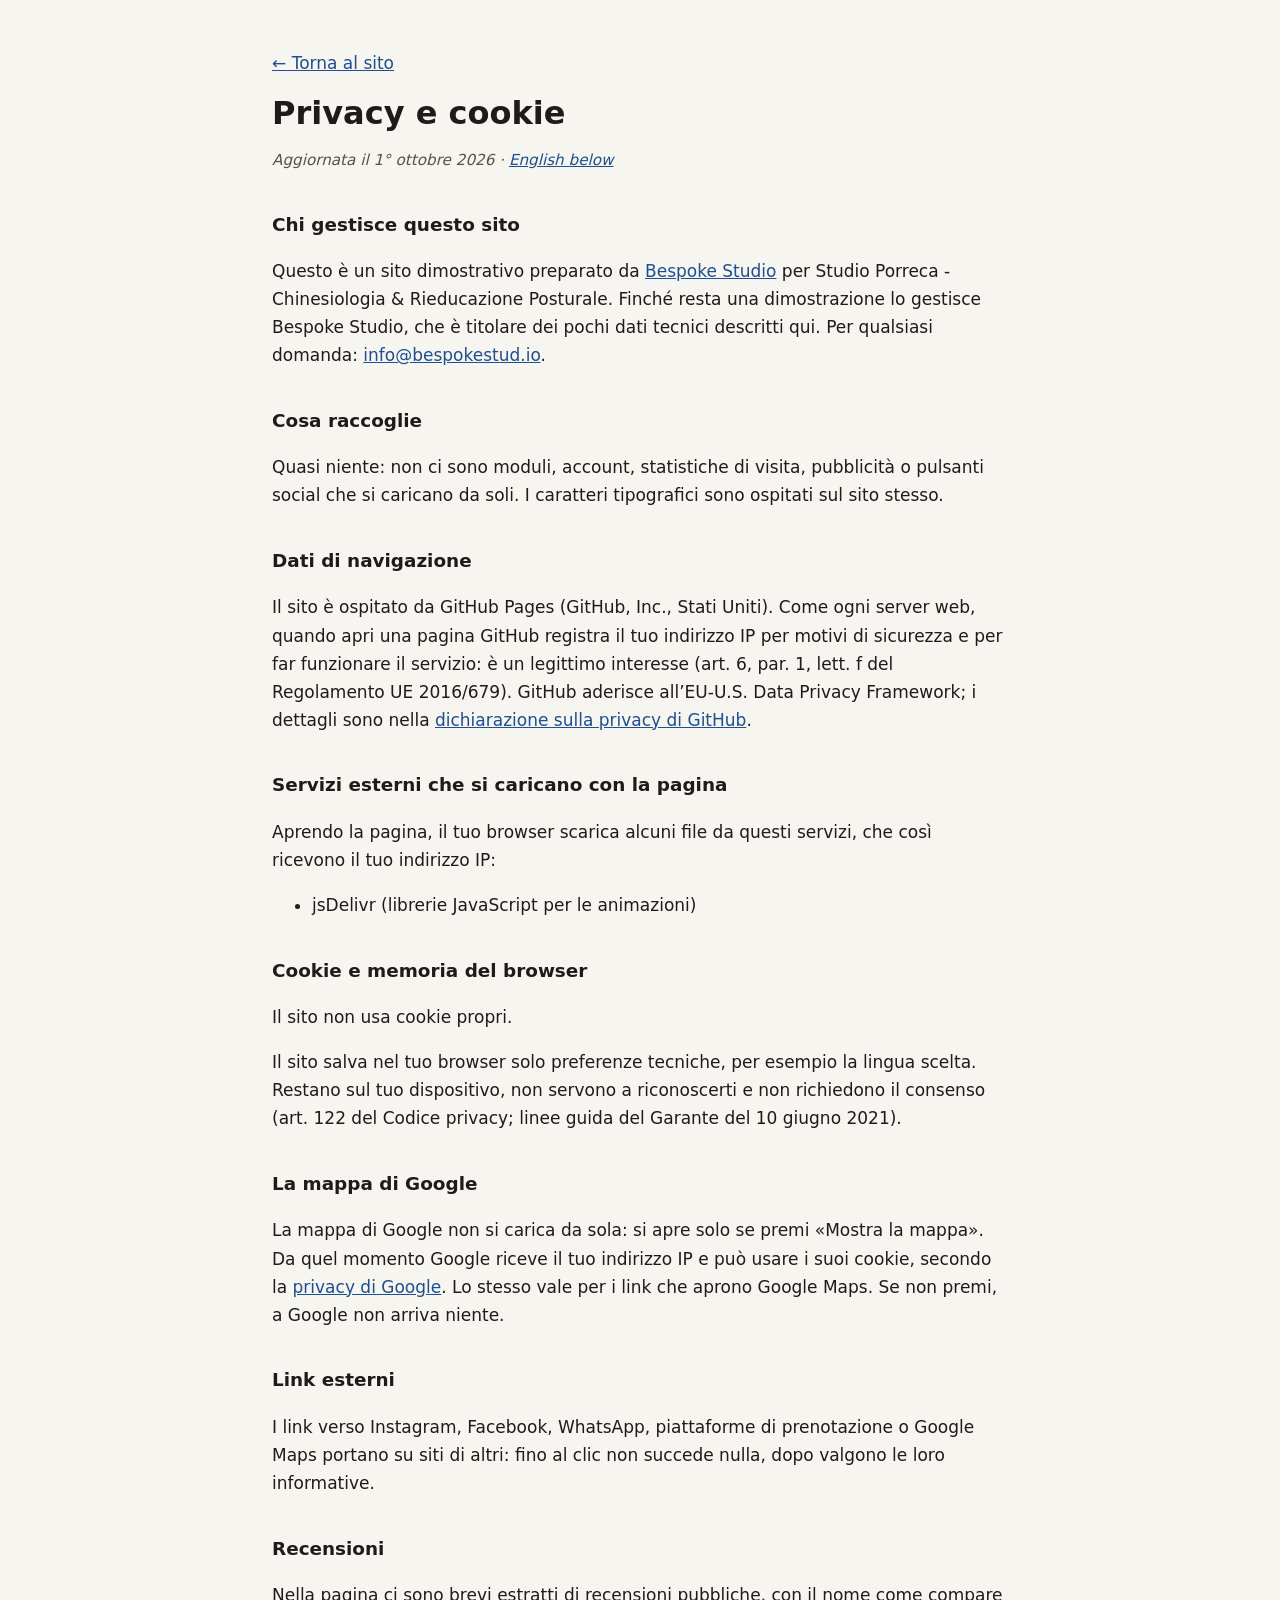
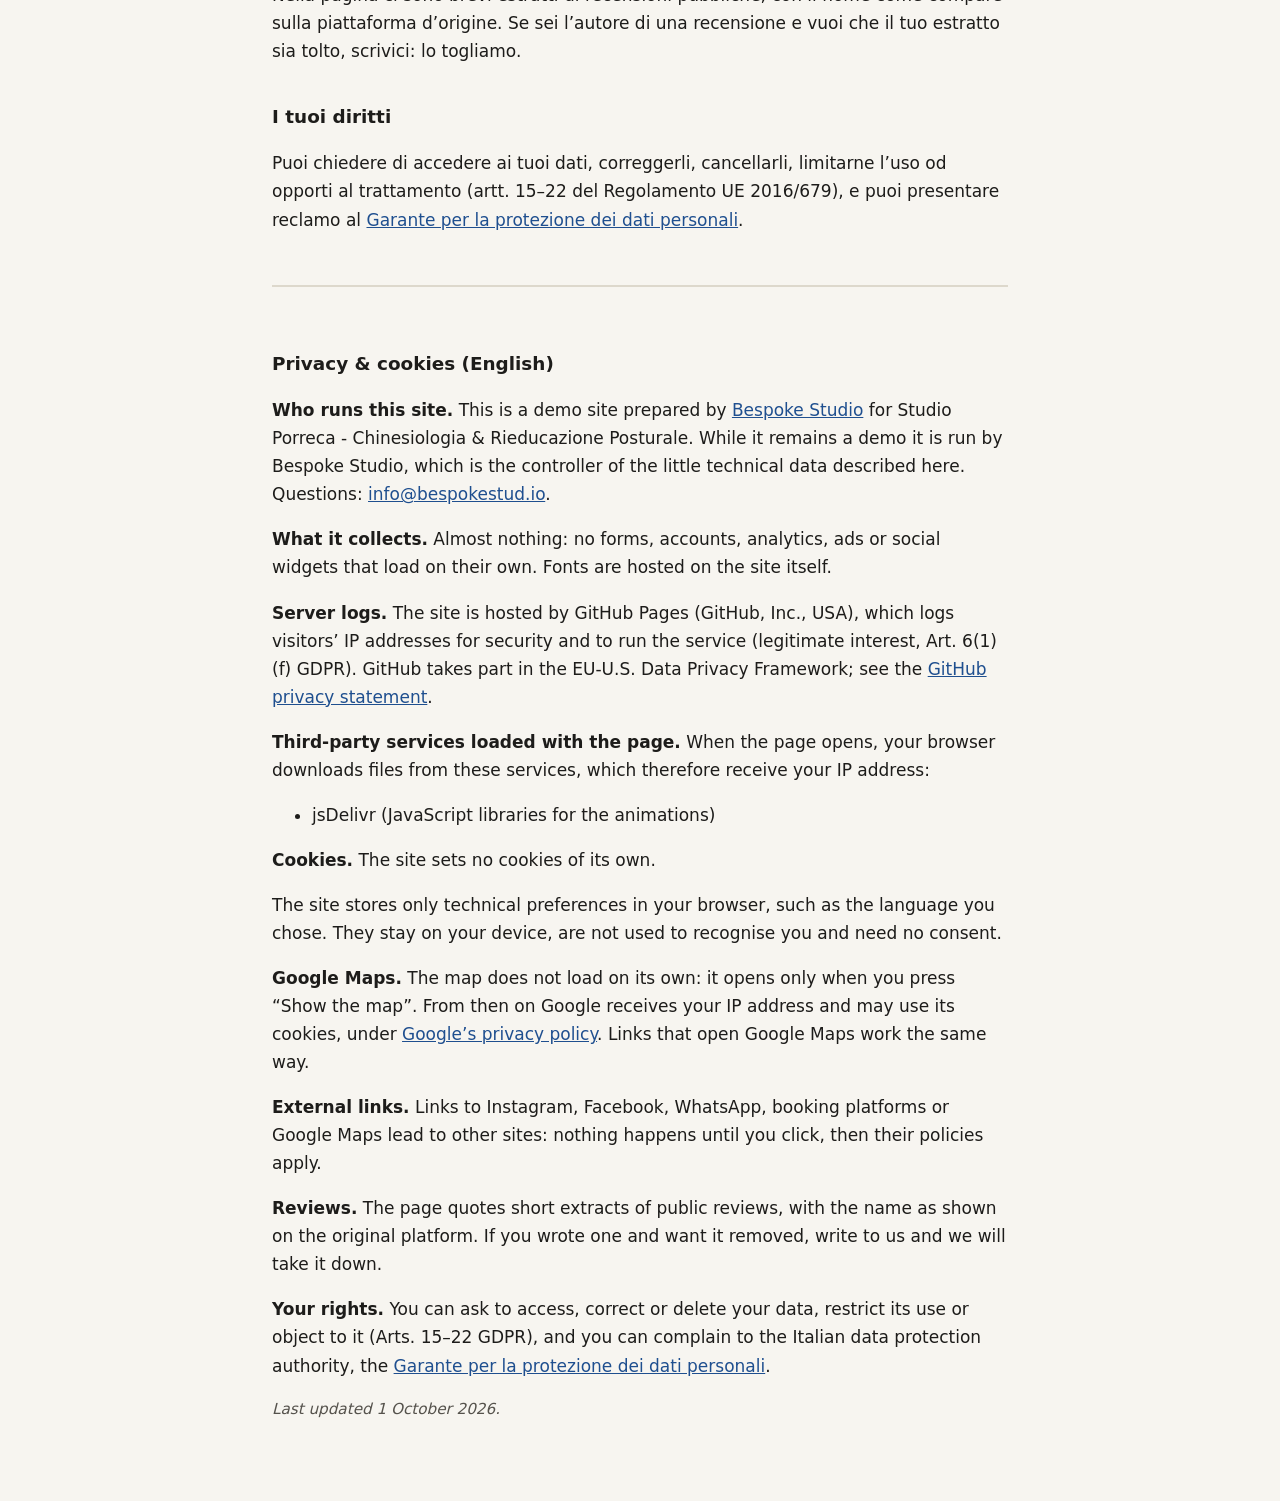
<file: privacy.html>
<!DOCTYPE html>
<html lang="it">
<head>
  <meta charset="UTF-8">
  <meta name="viewport" content="width=device-width, initial-scale=1.0">
  <meta name="robots" content="noindex">
  <title>Privacy e cookie · Studio Porreca - Chinesiologia &amp; Rieducazione Posturale</title>
  <meta name="description" content="Informativa privacy e cookie del sito Studio Porreca - Chinesiologia &amp; Rieducazione Posturale.">
  <style>
    body { margin: 0; background: #f7f5f0; color: #1d1c1a; font: 17px/1.65 system-ui, -apple-system, "Segoe UI", Roboto, sans-serif; }
    main { max-width: 46rem; margin: 0 auto; padding: 32px 20px 64px; }
    h1 { font-size: 2rem; line-height: 1.2; margin: 0.4em 0 0.2em; }
    h2 { font-size: 1.15rem; margin: 2em 0 0.4em; }
    a { color: #1f4f8f; }
    .data { color: #55524c; font-style: italic; font-size: 0.95rem; }
    .en { margin-top: 3em; padding-top: 1.5em; border-top: 2px solid #ddd8cc; }
    code { font-size: 0.9em; background: #ebe7dc; padding: 0 4px; border-radius: 3px; }
  </style>
</head>
<body>
<main>
  <p><a href="index.html">← Torna al sito</a></p>
  <h1>Privacy e cookie</h1>
  <p class="data">Aggiornata il 1° ottobre 2026 · <a href="#english" lang="en">English below</a></p>
  <h2>Chi gestisce questo sito</h2>
  <p>Questo è un sito dimostrativo preparato da <a href="https://bespokestud.io" rel="noopener">Bespoke Studio</a> per Studio Porreca - Chinesiologia &amp; Rieducazione Posturale. Finché resta una dimostrazione lo gestisce Bespoke Studio, che è titolare dei pochi dati tecnici descritti qui. Per qualsiasi domanda: <a href="mailto:info@bespokestud.io">info@bespokestud.io</a>.</p>
  <h2>Cosa raccoglie</h2>
  <p>Quasi niente: non ci sono moduli, account, statistiche di visita, pubblicità o pulsanti social che si caricano da soli. I caratteri tipografici sono ospitati sul sito stesso.</p>
  <h2>Dati di navigazione</h2>
  <p>Il sito è ospitato da GitHub Pages (GitHub, Inc., Stati Uniti). Come ogni server web, quando apri una pagina GitHub registra il tuo indirizzo IP per motivi di sicurezza e per far funzionare il servizio: è un legittimo interesse (art. 6, par. 1, lett. f del Regolamento UE 2016/679). GitHub aderisce all’EU-U.S. Data Privacy Framework; i dettagli sono nella <a href="https://docs.github.com/site-policy/privacy-policies/github-general-privacy-statement" rel="noopener">dichiarazione sulla privacy di GitHub</a>.</p>
  <h2>Servizi esterni che si caricano con la pagina</h2>
  <p>Aprendo la pagina, il tuo browser scarica alcuni file da questi servizi, che così ricevono il tuo indirizzo IP:</p>
  <ul><li>jsDelivr (librerie JavaScript per le animazioni)</li></ul>
  <h2>Cookie e memoria del browser</h2>
  <p>Il sito non usa cookie propri.</p>
  <p>Il sito salva nel tuo browser solo preferenze tecniche, per esempio la lingua scelta. Restano sul tuo dispositivo, non servono a riconoscerti e non richiedono il consenso (art. 122 del Codice privacy; linee guida del Garante del 10 giugno 2021).</p>
  <h2>La mappa di Google</h2>
  <p>La mappa di Google non si carica da sola: si apre solo se premi «Mostra la mappa». Da quel momento Google riceve il tuo indirizzo IP e può usare i suoi cookie, secondo la <a href="https://policies.google.com/privacy?hl=it" rel="noopener">privacy di Google</a>. Lo stesso vale per i link che aprono Google Maps. Se non premi, a Google non arriva niente.</p>
  <h2>Link esterni</h2>
  <p>I link verso Instagram, Facebook, WhatsApp, piattaforme di prenotazione o Google Maps portano su siti di altri: fino al clic non succede nulla, dopo valgono le loro informative.</p>
  <h2>Recensioni</h2>
  <p>Nella pagina ci sono brevi estratti di recensioni pubbliche, con il nome come compare sulla piattaforma d’origine. Se sei l’autore di una recensione e vuoi che il tuo estratto sia tolto, scrivici: lo togliamo.</p>
  <h2>I tuoi diritti</h2>
  <p>Puoi chiedere di accedere ai tuoi dati, correggerli, cancellarli, limitarne l’uso od opporti al trattamento (artt. 15–22 del Regolamento UE 2016/679), e puoi presentare reclamo al <a href="https://www.garanteprivacy.it" rel="noopener">Garante per la protezione dei dati personali</a>.</p>
  <div class="en" id="english" lang="en">
    <h2>Privacy &amp; cookies (English)</h2>
    <p><strong>Who runs this site.</strong> This is a demo site prepared by <a href="https://bespokestud.io" rel="noopener">Bespoke Studio</a> for Studio Porreca - Chinesiologia &amp; Rieducazione Posturale. While it remains a demo it is run by Bespoke Studio, which is the controller of the little technical data described here. Questions: <a href="mailto:info@bespokestud.io">info@bespokestud.io</a>.</p>
    <p><strong>What it collects.</strong> Almost nothing: no forms, accounts, analytics, ads or social widgets that load on their own. Fonts are hosted on the site itself.</p>
    <p><strong>Server logs.</strong> The site is hosted by GitHub Pages (GitHub, Inc., USA), which logs visitors’ IP addresses for security and to run the service (legitimate interest, Art. 6(1)(f) GDPR). GitHub takes part in the EU-U.S. Data Privacy Framework; see the <a href="https://docs.github.com/site-policy/privacy-policies/github-general-privacy-statement" rel="noopener">GitHub privacy statement</a>.</p>
    <p><strong>Third-party services loaded with the page.</strong> When the page opens, your browser downloads files from these services, which therefore receive your IP address:</p><ul><li>jsDelivr (JavaScript libraries for the animations)</li></ul>
    <p><strong>Cookies.</strong> The site sets no cookies of its own.</p>
    <p>The site stores only technical preferences in your browser, such as the language you chose. They stay on your device, are not used to recognise you and need no consent.</p>
    <p><strong>Google Maps.</strong> The map does not load on its own: it opens only when you press “Show the map”. From then on Google receives your IP address and may use its cookies, under <a href="https://policies.google.com/privacy?hl=en" rel="noopener">Google’s privacy policy</a>. Links that open Google Maps work the same way.</p>
    <p><strong>External links.</strong> Links to Instagram, Facebook, WhatsApp, booking platforms or Google Maps lead to other sites: nothing happens until you click, then their policies apply.</p>
    <p><strong>Reviews.</strong> The page quotes short extracts of public reviews, with the name as shown on the original platform. If you wrote one and want it removed, write to us and we will take it down.</p>
    <p><strong>Your rights.</strong> You can ask to access, correct or delete your data, restrict its use or object to it (Arts. 15–22 GDPR), and you can complain to the Italian data protection authority, the <a href="https://www.garanteprivacy.it" rel="noopener">Garante per la protezione dei dati personali</a>.</p>
    <p class="data">Last updated 1 October 2026.</p>
  </div>
</main>
</body>
</html>
</file>
